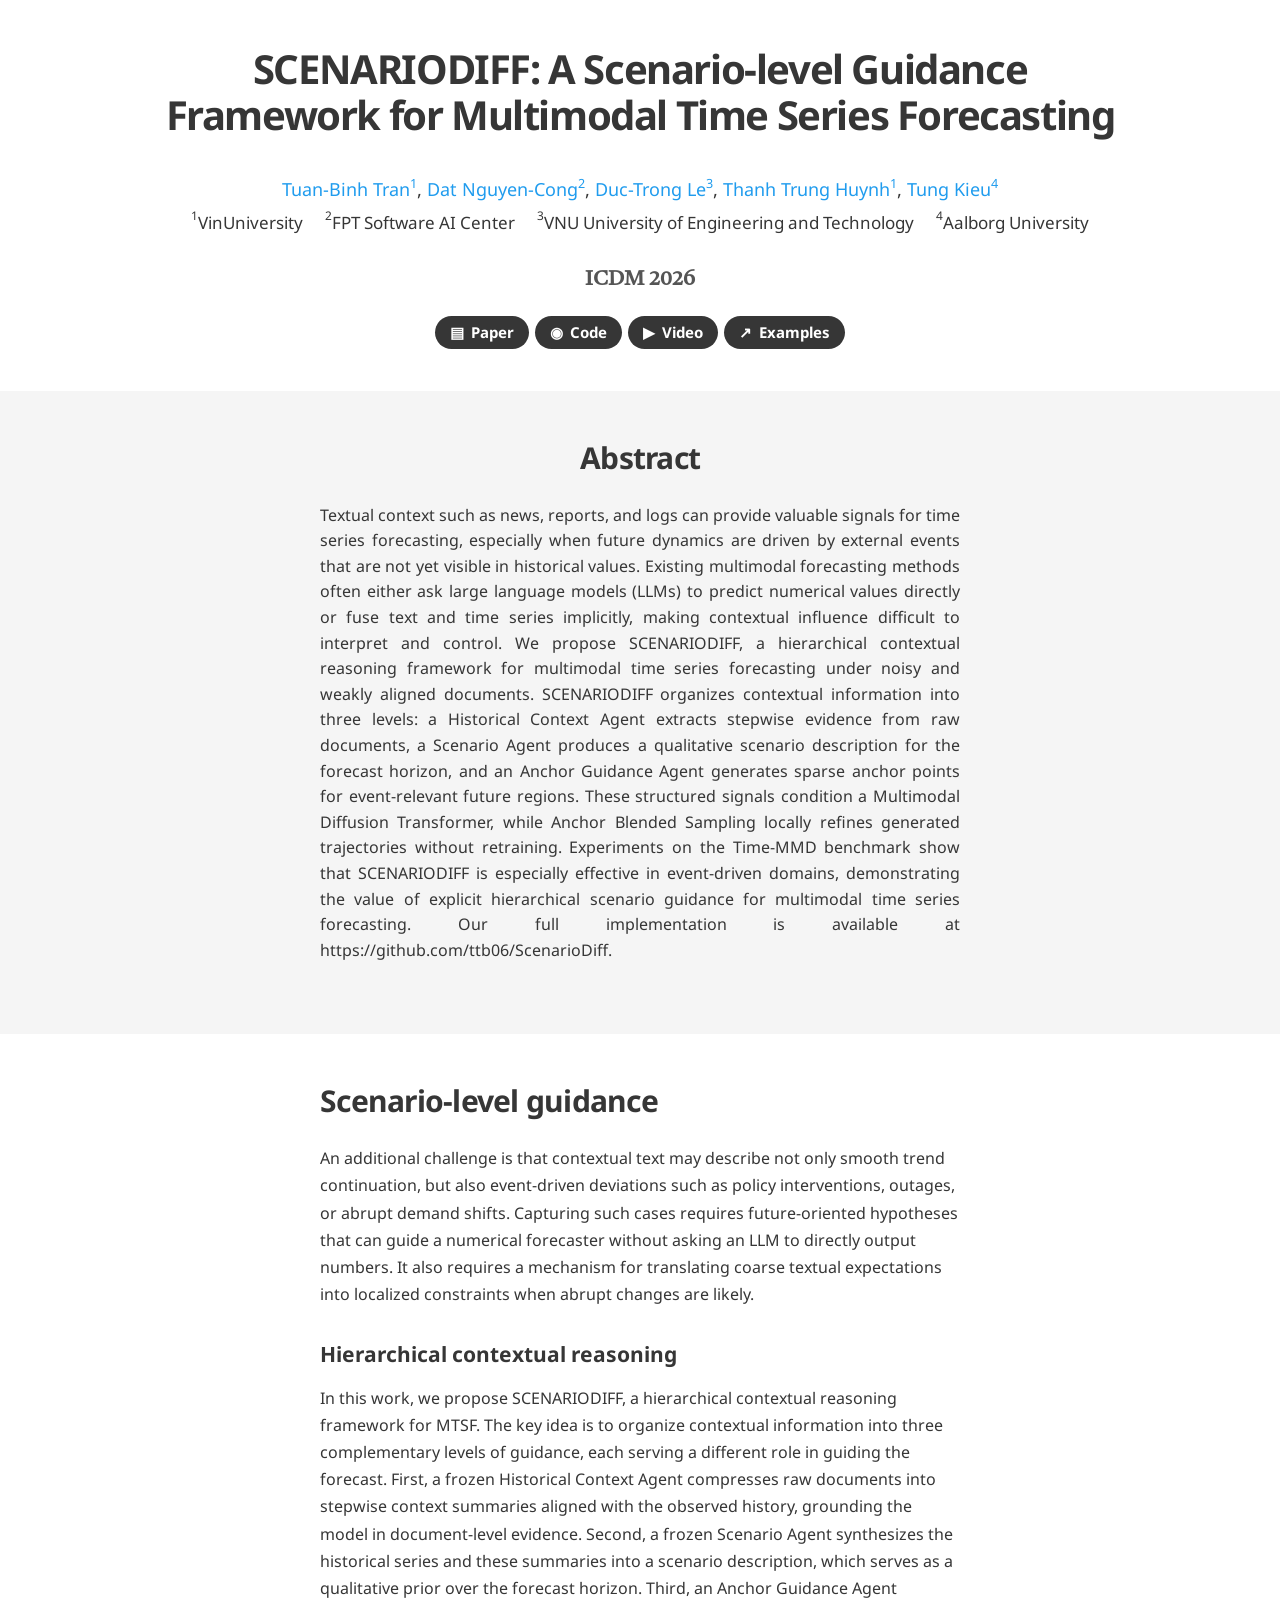
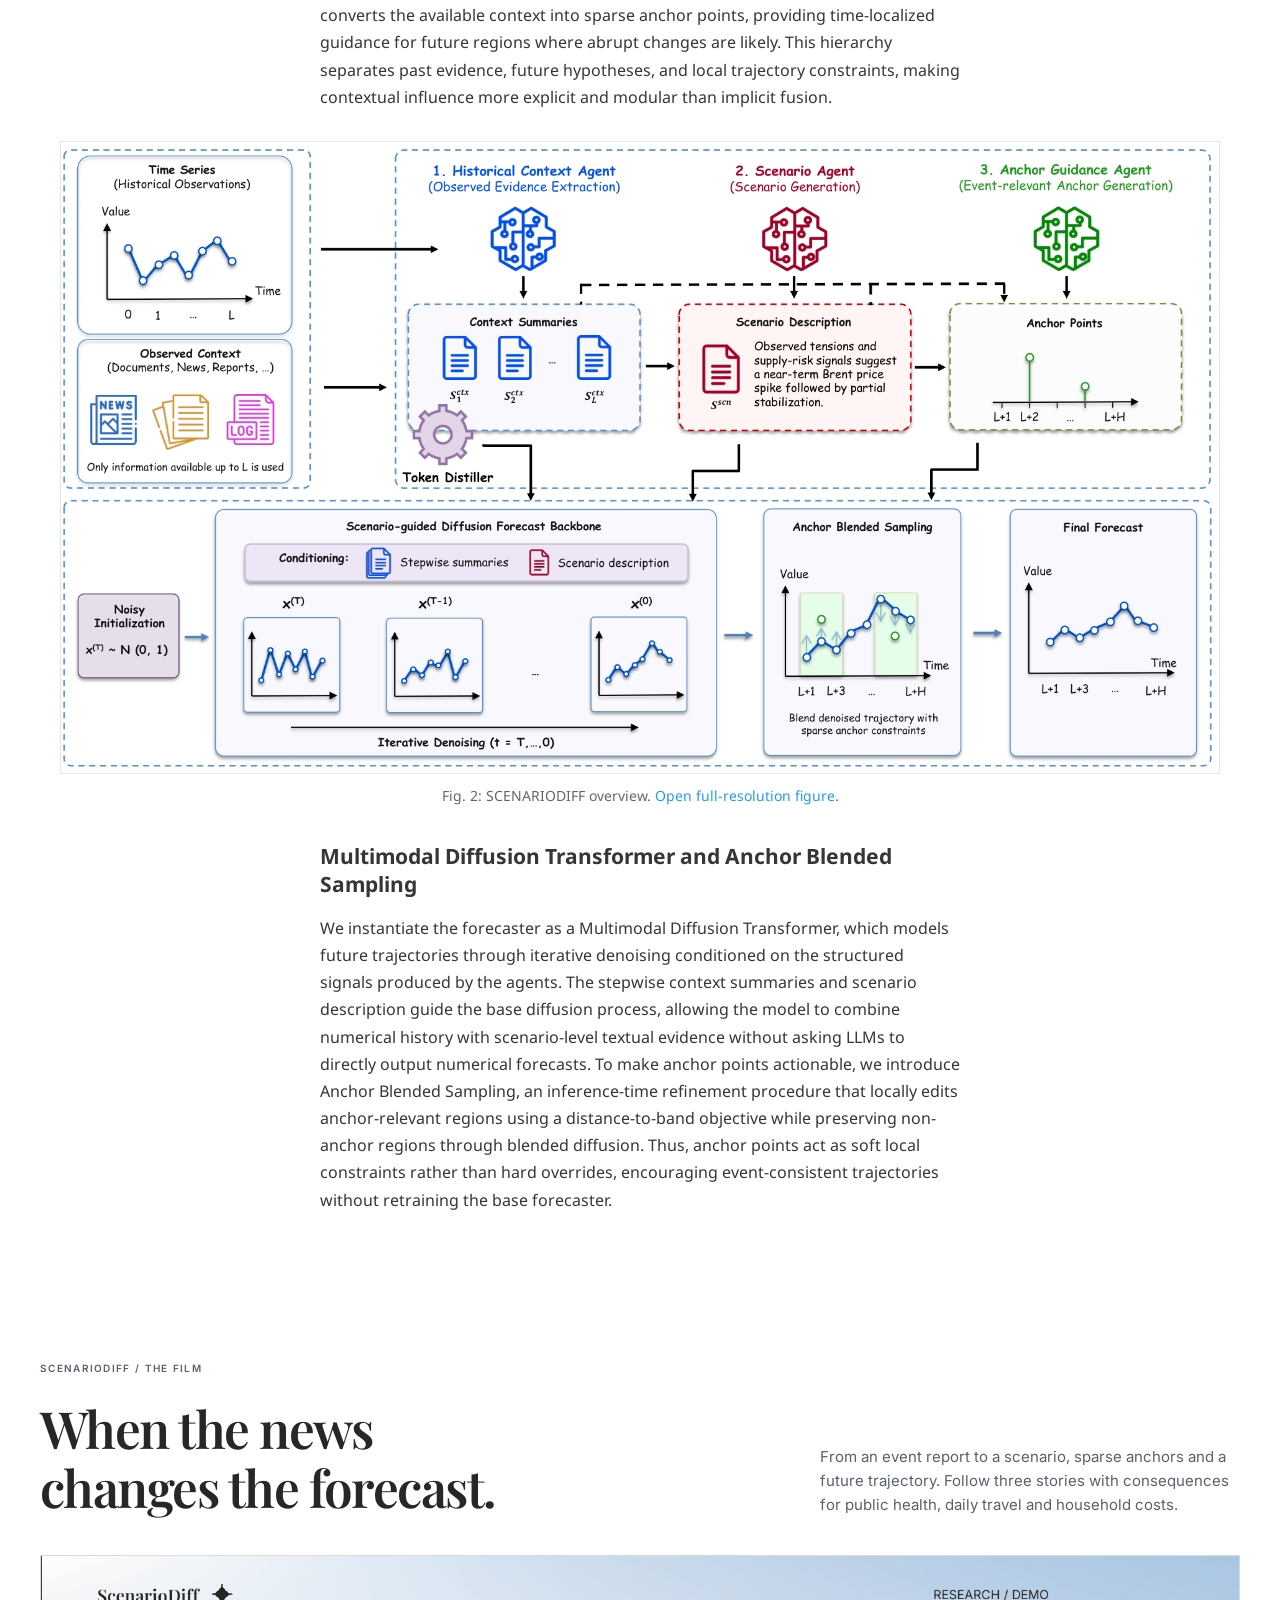
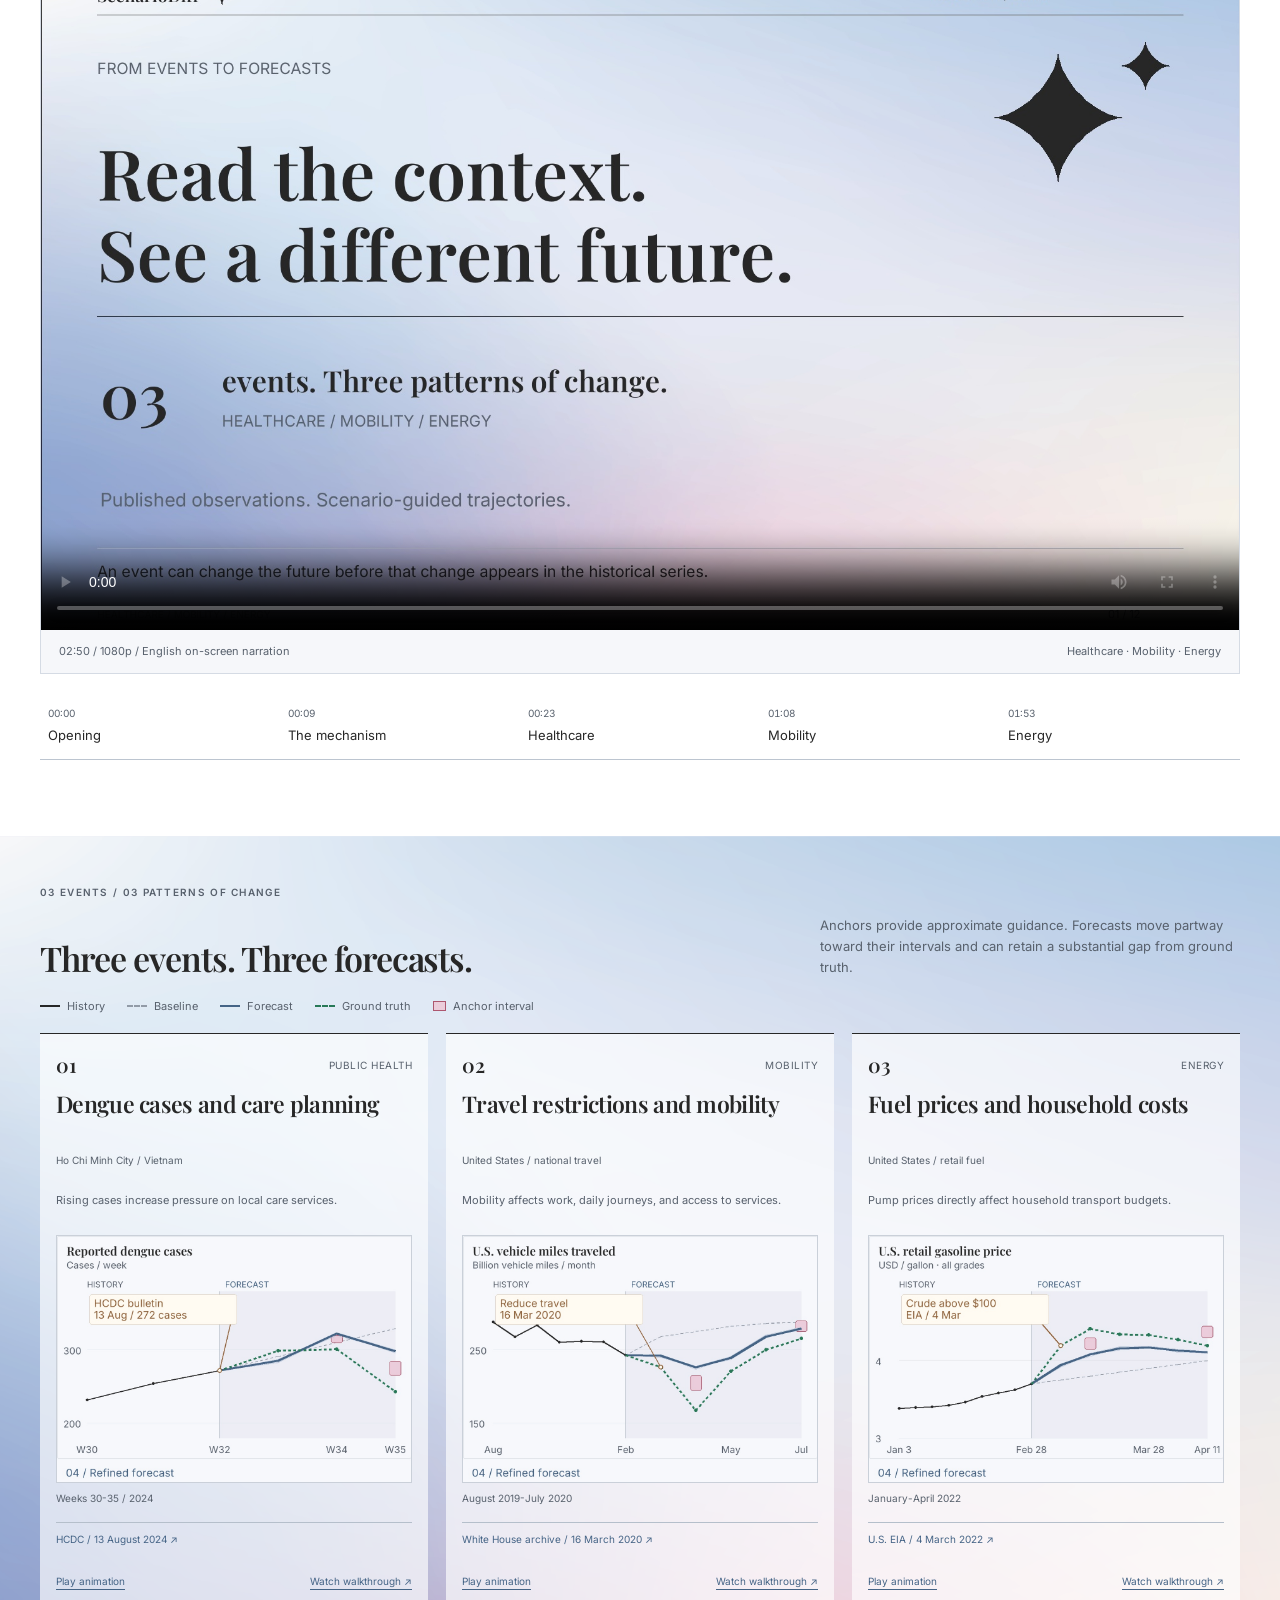
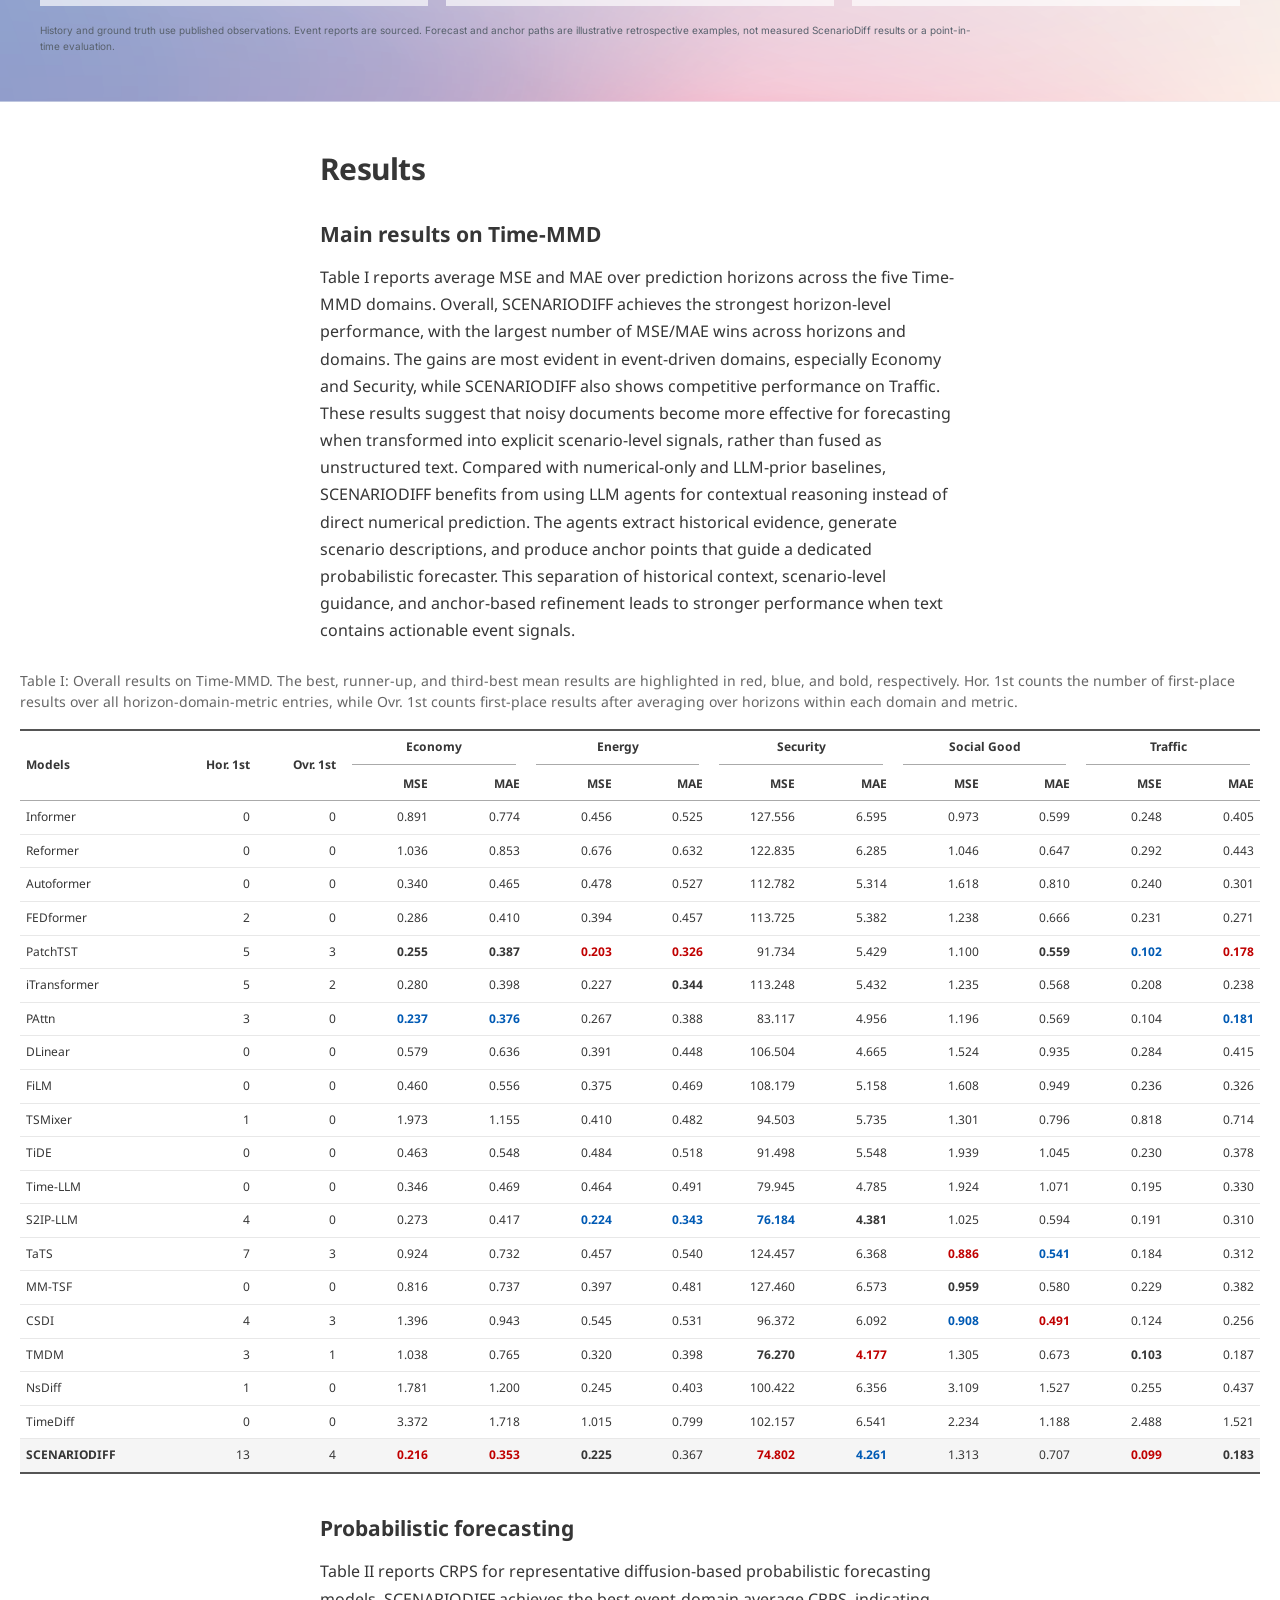
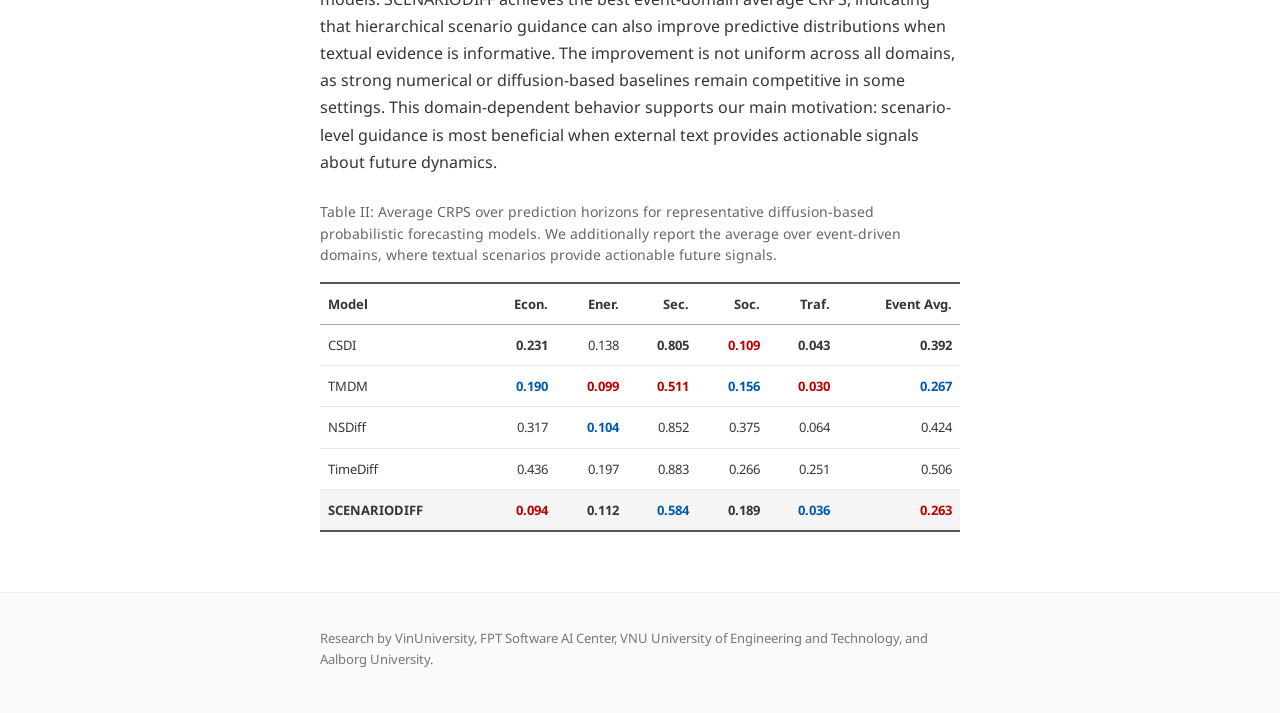
<file: index.html>
<!doctype html>
<html lang="en">
<head>
  <meta charset="utf-8">
  <meta name="viewport" content="width=device-width, initial-scale=1">
  <meta name="theme-color" content="#456486">
  <link rel="icon" type="image/svg+xml" href="favicon.svg">
  <meta name="description" content="ScenarioDiff: a scenario-level guidance framework for multimodal time series forecasting. ICDM 2026 research project page, video, and illustrative demo.">
  <meta property="og:title" content="ScenarioDiff: A Scenario-level Guidance Framework for Multimodal Time Series Forecasting">
  <meta property="og:description" content="A research project page with a video and illustrative examples of scenario-guided forecasting.">
  <meta property="og:image" content="assets/poster.jpg">
  <title>ScenarioDiff: Scenario-level Guidance for Time Series Forecasting</title>
  <link href="https://fonts.googleapis.com/css?family=Google+Sans|Noto+Sans|Castoro" rel="stylesheet">
  <link rel="stylesheet" href="styles.css">
  <link rel="stylesheet" href="demo.css">
  <script src="assets/demo-data.js" defer></script>
  <script src="demo.js" defer></script>
</head>
<body>
  <a class="skip-link" href="#abstract">Skip to content</a>

  <header class="publication-header">
    <div class="wide-container">
      <h1>SCENARIODIFF: A Scenario-level Guidance Framework for Multimodal Time Series Forecasting</h1>
      <p class="publication-authors">
        <span>Tuan-Binh Tran<sup>1</sup></span>,
        <span>Dat Nguyen-Cong<sup>2</sup></span>,
        <span>Duc-Trong Le<sup>3</sup></span>,
        <span>Thanh Trung Huynh<sup>1</sup></span>,
        <span>Tung Kieu<sup>4</sup></span>
      </p>
      <p class="publication-affiliations"><span><sup>1</sup>VinUniversity</span><span><sup>2</sup>FPT Software AI Center</span><span><sup>3</sup>VNU University of Engineering and Technology</span><span><sup>4</sup>Aalborg University</span></p>
      <p class="publication-venue">ICDM 2026</p>
      <div class="publication-links">
        <a href="assets/scenariodiff-paper.pdf" target="_blank" rel="noopener noreferrer"><span aria-hidden="true">▤</span> Paper</a>
        <a href="https://github.com/ttb06/ScenarioDiff" target="_blank" rel="noopener noreferrer"><span aria-hidden="true">◉</span> Code</a>
        <a href="#video"><span aria-hidden="true">▶</span> Video</a>
        <a href="#examples"><span aria-hidden="true">↗</span> Examples</a>
      </div>
    </div>
  </header>

  <main>
    <section id="abstract" class="section-shaded">
      <div class="article-container">
        <h2 class="section-title center">Abstract</h2>
        <p class="abstract-text">Textual context such as news, reports, and logs can provide valuable signals for time series forecasting, especially when future dynamics are driven by external events that are not yet visible in historical values. Existing multimodal forecasting methods often either ask large language models (LLMs) to predict numerical values directly or fuse text and time series implicitly, making contextual influence difficult to interpret and control. We propose SCENARIODIFF, a hierarchical contextual reasoning framework for multimodal time series forecasting under noisy and weakly aligned documents. SCENARIODIFF organizes contextual information into three levels: a Historical Context Agent extracts stepwise evidence from raw documents, a Scenario Agent produces a qualitative scenario description for the forecast horizon, and an Anchor Guidance Agent generates sparse anchor points for event-relevant future regions. These structured signals condition a Multimodal Diffusion Transformer, while Anchor Blended Sampling locally refines generated trajectories without retraining. Experiments on the Time-MMD benchmark show that SCENARIODIFF is especially effective in event-driven domains, demonstrating the value of explicit hierarchical scenario guidance for multimodal time series forecasting. Our full implementation is available at https://github.com/ttb06/ScenarioDiff.</p>
      </div>
    </section>

    <section id="method" class="article-section">
      <div class="article-container research-copy">
        <h2 class="section-title">Scenario-level guidance</h2>
        <p>An additional challenge is that contextual text may describe not only smooth trend continuation, but also event-driven deviations such as policy interventions, outages, or abrupt demand shifts. Capturing such cases requires future-oriented hypotheses that can guide a numerical forecaster without asking an LLM to directly output numbers. It also requires a mechanism for translating coarse textual expectations into localized constraints when abrupt changes are likely.</p>
        <h3>Hierarchical contextual reasoning</h3>
        <p>In this work, we propose SCENARIODIFF, a hierarchical contextual reasoning framework for MTSF. The key idea is to organize contextual information into three complementary levels of guidance, each serving a different role in guiding the forecast. First, a frozen Historical Context Agent compresses raw documents into stepwise context summaries aligned with the observed history, grounding the model in document-level evidence. Second, a frozen Scenario Agent synthesizes the historical series and these summaries into a scenario description, which serves as a qualitative prior over the forecast horizon. Third, an Anchor Guidance Agent converts the available context into sparse anchor points, providing time-localized guidance for future regions where abrupt changes are likely. This hierarchy separates past evidence, future hypotheses, and local trajectory constraints, making contextual influence more explicit and modular than implicit fusion.</p>
      </div>
      <div class="wide-container">
        <figure class="source-figure">
          <a href="assets/scenariodiff-method.png" target="_blank" rel="noopener noreferrer" aria-label="Open Figure 2 from the paper at full resolution"><img src="assets/scenariodiff-method.png" alt="Original paper Figure 2 showing time series and observed documents, three guidance agents, the scenario-guided diffusion backbone, anchor blended sampling, and the final forecast." loading="lazy" width="1864" height="1016"></a>
          <figcaption>Fig. 2: SCENARIODIFF overview. <a href="assets/scenariodiff-method.png" target="_blank" rel="noopener noreferrer">Open full-resolution figure</a>.</figcaption>
        </figure>
      </div>
      <div class="article-container research-copy">
        <h3>Multimodal Diffusion Transformer and Anchor Blended Sampling</h3>
        <p>We instantiate the forecaster as a Multimodal Diffusion Transformer, which models future trajectories through iterative denoising conditioned on the structured signals produced by the agents. The stepwise context summaries and scenario description guide the base diffusion process, allowing the model to combine numerical history with scenario-level textual evidence without asking LLMs to directly output numerical forecasts. To make anchor points actionable, we introduce Anchor Blended Sampling, an inference-time refinement procedure that locally edits anchor-relevant regions using a distance-to-band objective while preserving non-anchor regions through blended diffusion. Thus, anchor points act as soft local constraints rather than hard overrides, encouraging event-consistent trajectories without retraining the base forecaster.</p>
      </div>
    </section>

    <section id="video" class="editorial-demo demo-film" lang="en">
      <div class="demo-container">
        <p class="demo-eyebrow">SCENARIODIFF / THE FILM</p>
        <div class="demo-section-heading"><h2>When the news<br>changes the forecast.</h2><p>From an event report to a scenario, sparse anchors and a future trajectory. Follow three stories with consequences for public health, daily travel and household costs.</p></div>
        <figure class="presentation-film">
          <video id="presentation-video" controls controlslist="nodownload" playsinline preload="metadata" poster="assets/poster.jpg" aria-label="ScenarioDiff presentation in English"><source src="assets/scenariodiff-demo.mp4" type="video/mp4"><track kind="captions" src="assets/demo-en.vtt" srclang="en" label="English">Your browser does not support embedded video.</video>
          <figcaption><span>02:50 / 1080p / English on-screen narration</span><span>Healthcare &middot; Mobility &middot; Energy</span></figcaption>
        </figure>
        <nav class="film-chapters" aria-label="Video chapters"><button type="button" data-seek="0"><span>00:00</span> Opening</button><button type="button" data-seek="9"><span>00:09</span> The mechanism</button><button type="button" data-seek="23"><span>00:23</span> Healthcare</button><button type="button" data-seek="68"><span>01:08</span> Mobility</button><button type="button" data-seek="113"><span>01:53</span> Energy</button></nav>

      </div>
    </section>

    <section id="examples" class="editorial-demo demo-examples" lang="en">
      <div class="demo-container">
        <p class="demo-eyebrow">03 EVENTS / 03 PATTERNS OF CHANGE</p>
        <div class="demo-section-heading"><h2>Three events. Three forecasts.</h2><p>Anchors provide approximate guidance. Forecasts move partway toward their intervals and can retain a substantial gap from ground truth.</p></div>
        <div class="examples-legend" aria-label="Chart legend"><span><i class="key-history"></i>History</span><span><i class="key-baseline"></i>Baseline</span><span><i class="key-forecast"></i>Forecast</span><span><i class="key-truth"></i>Ground truth</span><span><i class="key-anchor"></i>Anchor interval</span></div>
        <div class="event-examples" id="event-examples"></div>
        <p class="provenance-note">History and ground truth use published observations. Event reports are sourced. Forecast and anchor paths are illustrative retrospective examples, not measured ScenarioDiff results or a point-in-time evaluation.</p>
      </div>
    </section>

    <dialog id="clip-dialog" class="editorial-demo clip-dialog" lang="en"><div class="clip-dialog-header"><h2 id="clip-title">Event walkthrough</h2><button type="button" id="close-clip" aria-label="Close video">Close &times;</button></div><video id="clip-video" controls controlslist="nodownload" playsinline preload="metadata"></video></dialog>

    <section id="results" class="article-section">
      <div class="article-container research-copy">
        <h2 class="section-title">Results</h2>
        <h3>Main results on Time-MMD</h3>
        <p>Table I reports average MSE and MAE over prediction horizons across the five Time-MMD domains. Overall, SCENARIODIFF achieves the strongest horizon-level performance, with the largest number of MSE/MAE wins across horizons and domains. The gains are most evident in event-driven domains, especially Economy and Security, while SCENARIODIFF also shows competitive performance on Traffic. These results suggest that noisy documents become more effective for forecasting when transformed into explicit scenario-level signals, rather than fused as unstructured text. Compared with numerical-only and LLM-prior baselines, SCENARIODIFF benefits from using LLM agents for contextual reasoning instead of direct numerical prediction. The agents extract historical evidence, generate scenario descriptions, and produce anchor points that guide a dedicated probabilistic forecaster. This separation of historical context, scenario-level guidance, and anchor-based refinement leads to stronger performance when text contains actionable event signals.</p>
      </div>
      <div class="wide-container results-table-container">
        <div class="table-scroll" role="region" aria-label="Table I: overall forecasting results" tabindex="0">
          <table class="paper-results-table paper-overall-table">
            <colgroup><col style="width:12%"><col span="2" style="width:7%"><col span="10" style="width:7.4%"></colgroup>
            <caption>Table I: Overall results on Time-MMD. The best, runner-up, and third-best mean results are highlighted in red, blue, and bold, respectively. Hor. 1st counts the number of first-place results over all horizon-domain-metric entries, while Ovr. 1st counts first-place results after averaging over horizons within each domain and metric.</caption>
            <thead>
              <tr><th scope="col" rowspan="2">Models</th><th scope="col" rowspan="2">Hor. 1st</th><th scope="col" rowspan="2">Ovr. 1st</th><th scope="colgroup" colspan="2">Economy</th><th scope="colgroup" colspan="2">Energy</th><th scope="colgroup" colspan="2">Security</th><th scope="colgroup" colspan="2">Social Good</th><th scope="colgroup" colspan="2">Traffic</th></tr>
              <tr><th scope="col">MSE</th><th scope="col">MAE</th><th scope="col">MSE</th><th scope="col">MAE</th><th scope="col">MSE</th><th scope="col">MAE</th><th scope="col">MSE</th><th scope="col">MAE</th><th scope="col">MSE</th><th scope="col">MAE</th></tr>
            </thead>
            <tbody>
              <tr><th scope="row">Informer</th><td>0</td><td>0</td><td>0.891</td><td>0.774</td><td>0.456</td><td>0.525</td><td>127.556</td><td>6.595</td><td>0.973</td><td>0.599</td><td>0.248</td><td>0.405</td></tr>
              <tr><th scope="row">Reformer</th><td>0</td><td>0</td><td>1.036</td><td>0.853</td><td>0.676</td><td>0.632</td><td>122.835</td><td>6.285</td><td>1.046</td><td>0.647</td><td>0.292</td><td>0.443</td></tr>
              <tr><th scope="row">Autoformer</th><td>0</td><td>0</td><td>0.340</td><td>0.465</td><td>0.478</td><td>0.527</td><td>112.782</td><td>5.314</td><td>1.618</td><td>0.810</td><td>0.240</td><td>0.301</td></tr>
              <tr><th scope="row">FEDformer</th><td>2</td><td>0</td><td>0.286</td><td>0.410</td><td>0.394</td><td>0.457</td><td>113.725</td><td>5.382</td><td>1.238</td><td>0.666</td><td>0.231</td><td>0.271</td></tr>
              <tr><th scope="row">PatchTST</th><td>5</td><td>3</td><td class="rank-third">0.255</td><td class="rank-third">0.387</td><td class="rank-first">0.203</td><td class="rank-first">0.326</td><td>91.734</td><td>5.429</td><td>1.100</td><td class="rank-third">0.559</td><td class="rank-second">0.102</td><td class="rank-first">0.178</td></tr>
              <tr><th scope="row">iTransformer</th><td>5</td><td>2</td><td>0.280</td><td>0.398</td><td>0.227</td><td class="rank-third">0.344</td><td>113.248</td><td>5.432</td><td>1.235</td><td>0.568</td><td>0.208</td><td>0.238</td></tr>
              <tr><th scope="row">PAttn</th><td>3</td><td>0</td><td class="rank-second">0.237</td><td class="rank-second">0.376</td><td>0.267</td><td>0.388</td><td>83.117</td><td>4.956</td><td>1.196</td><td>0.569</td><td>0.104</td><td class="rank-second">0.181</td></tr>
              <tr><th scope="row">DLinear</th><td>0</td><td>0</td><td>0.579</td><td>0.636</td><td>0.391</td><td>0.448</td><td>106.504</td><td>4.665</td><td>1.524</td><td>0.935</td><td>0.284</td><td>0.415</td></tr>
              <tr><th scope="row">FiLM</th><td>0</td><td>0</td><td>0.460</td><td>0.556</td><td>0.375</td><td>0.469</td><td>108.179</td><td>5.158</td><td>1.608</td><td>0.949</td><td>0.236</td><td>0.326</td></tr>
              <tr><th scope="row">TSMixer</th><td>1</td><td>0</td><td>1.973</td><td>1.155</td><td>0.410</td><td>0.482</td><td>94.503</td><td>5.735</td><td>1.301</td><td>0.796</td><td>0.818</td><td>0.714</td></tr>
              <tr><th scope="row">TiDE</th><td>0</td><td>0</td><td>0.463</td><td>0.548</td><td>0.484</td><td>0.518</td><td>91.498</td><td>5.548</td><td>1.939</td><td>1.045</td><td>0.230</td><td>0.378</td></tr>
              <tr class="model-group-start"><th scope="row">Time-LLM</th><td>0</td><td>0</td><td>0.346</td><td>0.469</td><td>0.464</td><td>0.491</td><td>79.945</td><td>4.785</td><td>1.924</td><td>1.071</td><td>0.195</td><td>0.330</td></tr>
              <tr><th scope="row">S2IP-LLM</th><td>4</td><td>0</td><td>0.273</td><td>0.417</td><td class="rank-second">0.224</td><td class="rank-second">0.343</td><td class="rank-second">76.184</td><td class="rank-third">4.381</td><td>1.025</td><td>0.594</td><td>0.191</td><td>0.310</td></tr>
              <tr class="model-group-start"><th scope="row">TaTS</th><td>7</td><td>3</td><td>0.924</td><td>0.732</td><td>0.457</td><td>0.540</td><td>124.457</td><td>6.368</td><td class="rank-first">0.886</td><td class="rank-second">0.541</td><td>0.184</td><td>0.312</td></tr>
              <tr><th scope="row">MM-TSF</th><td>0</td><td>0</td><td>0.816</td><td>0.737</td><td>0.397</td><td>0.481</td><td>127.460</td><td>6.573</td><td class="rank-third">0.959</td><td>0.580</td><td>0.229</td><td>0.382</td></tr>
              <tr class="model-group-start"><th scope="row">CSDI</th><td>4</td><td>3</td><td>1.396</td><td>0.943</td><td>0.545</td><td>0.531</td><td>96.372</td><td>6.092</td><td class="rank-second">0.908</td><td class="rank-first">0.491</td><td>0.124</td><td>0.256</td></tr>
              <tr><th scope="row">TMDM</th><td>3</td><td>1</td><td>1.038</td><td>0.765</td><td>0.320</td><td>0.398</td><td class="rank-third">76.270</td><td class="rank-first">4.177</td><td>1.305</td><td>0.673</td><td class="rank-third">0.103</td><td>0.187</td></tr>
              <tr><th scope="row">NsDiff</th><td>1</td><td>0</td><td>1.781</td><td>1.200</td><td>0.245</td><td>0.403</td><td>100.422</td><td>6.356</td><td>3.109</td><td>1.527</td><td>0.255</td><td>0.437</td></tr>
              <tr><th scope="row">TimeDiff</th><td>0</td><td>0</td><td>3.372</td><td>1.718</td><td>1.015</td><td>0.799</td><td>102.157</td><td>6.541</td><td>2.234</td><td>1.188</td><td>2.488</td><td>1.521</td></tr>
              <tr class="our-method"><th scope="row">SCENARIODIFF</th><td>13</td><td>4</td><td class="rank-first">0.216</td><td class="rank-first">0.353</td><td class="rank-third">0.225</td><td>0.367</td><td class="rank-first">74.802</td><td class="rank-second">4.261</td><td>1.313</td><td>0.707</td><td class="rank-first">0.099</td><td class="rank-third">0.183</td></tr>
            </tbody>
          </table>
        </div>
      </div>
      <div class="article-container research-copy">
        <h3>Probabilistic forecasting</h3>
        <p>Table II reports CRPS for representative diffusion-based probabilistic forecasting models. SCENARIODIFF achieves the best event-domain average CRPS, indicating that hierarchical scenario guidance can also improve predictive distributions when textual evidence is informative. The improvement is not uniform across all domains, as strong numerical or diffusion-based baselines remain competitive in some settings. This domain-dependent behavior supports our main motivation: scenario-level guidance is most beneficial when external text provides actionable signals about future dynamics.</p>
        <div class="table-scroll" role="region" aria-label="Table II: probabilistic forecasting results" tabindex="0">
          <table class="paper-results-table">
            <caption>Table II: Average CRPS over prediction horizons for representative diffusion-based probabilistic forecasting models. We additionally report the average over event-driven domains, where textual scenarios provide actionable future signals.</caption>
            <thead><tr><th scope="col">Model</th><th scope="col">Econ.</th><th scope="col">Ener.</th><th scope="col">Sec.</th><th scope="col">Soc.</th><th scope="col">Traf.</th><th scope="col">Event Avg.</th></tr></thead>
            <tbody>
              <tr><th scope="row">CSDI</th><td class="rank-third">0.231</td><td>0.138</td><td class="rank-third">0.805</td><td class="rank-first">0.109</td><td class="rank-third">0.043</td><td class="rank-third">0.392</td></tr>
              <tr><th scope="row">TMDM</th><td class="rank-second">0.190</td><td class="rank-first">0.099</td><td class="rank-first">0.511</td><td class="rank-second">0.156</td><td class="rank-first">0.030</td><td class="rank-second">0.267</td></tr>
              <tr><th scope="row">NSDiff</th><td>0.317</td><td class="rank-second">0.104</td><td>0.852</td><td>0.375</td><td>0.064</td><td>0.424</td></tr>
              <tr><th scope="row">TimeDiff</th><td>0.436</td><td>0.197</td><td>0.883</td><td>0.266</td><td>0.251</td><td>0.506</td></tr>
              <tr class="our-method"><th scope="row">SCENARIODIFF</th><td class="rank-first">0.094</td><td class="rank-third">0.112</td><td class="rank-second">0.584</td><td class="rank-third">0.189</td><td class="rank-second">0.036</td><td class="rank-first">0.263</td></tr>
            </tbody>
          </table>
        </div>
      </div>
    </section>
  </main>

  <footer class="site-footer"><div class="article-container"><p>Research by VinUniversity, FPT Software AI Center, VNU University of Engineering and Technology, and Aalborg University.</p></div></footer>
</body>
</html>
</file>
<file: styles.css>
:root{--text:#363636;--muted:#555;--link:#209cee;--shade:#f5f5f5;--line:#dbdbdb;--green:#168f35;--red:#ff3860}
*{box-sizing:border-box}
html{scroll-behavior:smooth}
body{margin:0;background:#fff;color:var(--text);font:16px/1.55 'Noto Sans',Arial,sans-serif}
button,a{font:inherit}button{cursor:pointer}a{color:var(--link);text-decoration:none}a:hover{text-decoration:underline}
a:focus-visible,button:focus-visible,video:focus-visible{outline:3px solid var(--link);outline-offset:3px}
p{margin:0 0 1.15em}h1,h2,h3{margin-top:0}
.skip-link{position:absolute;left:12px;top:-80px;background:#fff;padding:8px;z-index:10}.skip-link:focus{top:10px}
.wide-container{width:min(100% - 40px,960px);margin-inline:auto}
.article-container{width:min(100% - 40px,640px);margin-inline:auto}
.publication-header{padding:46px 0 10px;text-align:center;font-family:'Google Sans','Noto Sans',Arial,sans-serif}
.publication-header h1{font-size:40px;font-weight:700;line-height:1.15;letter-spacing:-.035em;max-width:950px;margin:0 auto 36px}
.publication-authors{font-size:18px;line-height:1.75;margin:0 auto 2px;max-width:950px}
.publication-authors span{display:inline-block;color:var(--link)}
.publication-authors sup,.publication-affiliations sup{font-size:.7em;position:relative;top:-.1em}
.publication-affiliations{font-size:17px;line-height:1.65;display:flex;justify-content:center;flex-wrap:wrap;column-gap:22px;row-gap:0;max-width:920px;margin:0 auto}
.publication-affiliations span{white-space:nowrap}
.publication-venue{font:700 21px/1.4 'Castoro',Georgia,serif;color:#555;margin:29px 0 21px}
.publication-links{display:flex;align-items:center;justify-content:center;flex-wrap:wrap;gap:6px}
.publication-links a{display:inline-flex;align-items:center;gap:7px;border-radius:999px;background:#363636;color:#fff;padding:7px 15px;font-family:'Google Sans','Noto Sans',sans-serif;font-weight:700;font-size:15px;line-height:1.3}
.publication-links a:hover{background:#4a4a4a;text-decoration:none}
.publication-links a span{font-size:15px}
.teaser{padding-top:30px;padding-bottom:55px;font-family:'Google Sans','Noto Sans',sans-serif}
.teaser-row{margin:0 auto 18px}
.teaser-row h2{font-size:19px;font-weight:700;line-height:1.5;text-align:center;margin:18px 0 7px}
.teaser-row h2 span{font-weight:400;margin-left:12px;white-space:nowrap}
.ok{color:var(--green)}.no{color:#f32d3d}
.teaser-visual{height:94px;display:flex;align-items:center;justify-content:center;overflow:hidden}
.teaser-visual svg{display:block;width:100%;height:90px}
.teaser-axis{stroke:#ddd;stroke-width:1}.teaser-history{fill:none;stroke:#666;stroke-width:3}.teaser-origin{stroke:#aaa;stroke-dasharray:5 5}.teaser-baseline{fill:none;stroke:#888;stroke-width:2.5;stroke-dasharray:8 7}.teaser-guided{fill:none;stroke:#209cee;stroke-width:4;stroke-dasharray:500;stroke-dashoffset:500;animation:draw 4s 1s ease forwards}.teaser-anchor{fill:#ffe0e6;stroke:var(--red);stroke-width:1.5}
.context-strip{gap:20px;color:#595959;font-family:'Noto Sans',Arial,sans-serif}.context-strip b{font-size:25px;color:#888;font-weight:400}.context-piece{background:#fff5dc;padding:10px 15px;font-size:14px;text-align:center;border-radius:2px}
.teaser-caption{text-align:center;color:#777;font:13px/1.5 'Noto Sans',sans-serif;margin-top:20px}
.section-shaded{background:var(--shade)}
.section-title{font:700 30px/1.25 'Google Sans','Noto Sans',sans-serif;letter-spacing:-.025em;margin:0 0 26px}.section-title.center{text-align:center}
.article-section,.section-shaded{padding-top:48px;padding-bottom:52px}
.article-section.section-shaded{padding-top:48px;padding-bottom:52px}
.article-container p{line-height:1.6}
.abstract-text{text-align:justify;line-height:1.6}
.paper-figure{margin:26px 0}.paper-figure figcaption,.video-figure figcaption,.example-grid figcaption{font-size:14px;color:#666;line-height:1.5;text-align:center;margin-top:11px}
.figure-comparison{display:grid;grid-template-columns:1fr 1fr;gap:16px}.figure-comparison>div{border:1px solid #ddd;padding:12px 10px 2px}.figure-comparison span{display:block;text-align:center;font:700 15px 'Google Sans',sans-serif}.figure-comparison svg{width:100%;height:auto;display:block}
.figure-comparison path{fill:none}.gridline{stroke:#e5e5e5;stroke-width:1}.origin{stroke:#999;stroke-width:1;stroke-dasharray:4 4}.past{stroke:#555;stroke-width:3}.flat{stroke:#888;stroke-width:2;stroke-dasharray:6 5}.truth{stroke:#aaa;stroke-width:2;stroke-dasharray:4 4}.guided{stroke:#209cee;stroke-width:3}.band{fill:#ffe4e9;stroke:#ff3860}
.method-flow{border:1px solid #ddd;background:#fff;display:flex;align-items:stretch;padding:17px 13px;gap:7px}.method-flow>div{min-width:0;flex:1;text-align:center}.method-flow>b,.method-flow>span{align-self:center;color:#888;font-size:20px;font-weight:400}.method-flow b{display:block;color:var(--link);font-size:18px;margin-bottom:7px}.method-flow strong{display:block;font:700 13px/1.35 'Google Sans',sans-serif}.method-flow small{display:block;color:#777;font-size:11px;line-height:1.45;margin-top:5px}
.section-intro{text-align:center;max-width:720px;margin:0 auto 28px}
.video-figure{max-width:880px;margin:0 auto}.video-figure video{width:100%;display:block;aspect-ratio:16/9;background:#102630}.video-download{text-align:center;margin:16px 0 0}
.example-grid{display:grid;grid-template-columns:repeat(3,1fr);gap:18px}.example-grid figure{margin:0;min-width:0}.example-grid video{display:block;width:100%;aspect-ratio:16/9;background:#102630}.example-grid figcaption{text-align:left;margin-top:9px}.example-grid figcaption strong{color:#363636}
.demo-notice{max-width:770px;margin:0 auto 20px;text-align:center;color:#666;font-size:13px}
.case-tabs{display:flex;justify-content:center;flex-wrap:wrap;gap:7px;border-bottom:1px solid #dbdbdb;margin-bottom:0}
.case-tab{border:1px solid #dbdbdb;border-bottom:0;border-radius:3px 3px 0 0;background:#f7f7f7;color:#555;padding:9px 19px;font-family:'Google Sans',sans-serif;font-size:15px}.case-tab.active{background:#fff;color:var(--link);border-color:#dbdbdb;font-weight:700}
.case-content{border:1px solid #dbdbdb;border-top:0;padding:25px 31px 29px}
.case-intro{display:flex;justify-content:space-between;gap:20px;align-items:start}.case-kicker{color:#888;font-size:11px;font-weight:700;letter-spacing:.09em}.case-intro h3{font:700 24px/1.3 'Google Sans',sans-serif;margin:5px 0 5px}.case-intro p{font-size:14px;margin:0;color:#555}.case-icon{font-size:28px;color:var(--link)}
.demo-stage{border:1px solid #e1e1e1;margin:22px 0 0;padding:15px 20px 12px}.chart-header{display:flex;justify-content:space-between;gap:20px;color:#888;font-size:10px;font-weight:700;letter-spacing:.08em}.chart-header span:first-child{color:#555}.chart-divider{display:inline-block;height:9px;border-left:1px dashed #888;margin:0 7px}
#demo-chart{display:block;width:100%;height:auto;margin:8px 0 0}.chart-legend{display:flex;gap:15px;flex-wrap:wrap;color:#666;font-size:11px;padding:0 0 3px}.chart-legend span{display:inline-flex;align-items:center;gap:6px}.chart-legend i{width:15px;border-top:2px solid}.legend-history{border-color:#3c5960!important}.legend-baseline{border-color:#9eaeb4!important;border-style:dashed!important}.legend-guided{border-color:#315fff!important}.legend-anchor{width:11px!important;height:9px;background:#fb775e33;border:1px solid #fb775e!important}
.step-controls{display:flex;flex-wrap:wrap;gap:7px;margin-top:19px}.step-button{border:1px solid #dbdbdb;background:#fff;border-radius:3px;color:#555;padding:7px 12px;font-size:13px}.step-button i{font-style:normal;color:#888;margin-right:4px}.step-button.active{border-color:var(--link);color:var(--link);font-weight:700}.step-button.active i{color:var(--link)}
.step-narrative{margin-top:17px;border-left:3px solid var(--link);padding:3px 0 3px 15px;display:flex;align-items:center;gap:15px}.step-tag{font-size:10px;font-weight:700;letter-spacing:.08em;color:#777;min-width:155px}.step-narrative p{font-size:13px;color:#555;margin:0;flex:1}.next-button{border:1px solid #dbdbdb;border-radius:3px;background:#fff;color:var(--link);padding:7px 11px;font-size:12px;white-space:nowrap}.next-button:hover{border-color:var(--link)}
.results-table{width:100%;border-collapse:collapse;margin:23px 0 10px}.results-table caption{caption-side:top;text-align:left;font-weight:700;margin-bottom:8px}.results-table th,.results-table td{border:1px solid #dbdbdb;padding:9px 13px;text-align:left}.results-table th{background:#eee}.results-table td:last-child,.results-table th:last-child{text-align:right}.table-note{color:#777;font-size:13px}
.bibtex{overflow:auto;background:#f5f5f5;padding:20px;border:1px solid #e3e3e3;font:13px/1.5 Consolas,monospace;white-space:pre}
.site-footer{background:#fafafa;border-top:1px solid #eee;padding:35px 0;color:#777;font-size:13px}.site-footer p{margin:0 0 9px}
@keyframes draw{to{stroke-dashoffset:0}}
@media(max-width:700px){.publication-header{padding-top:30px}.publication-header h1{font-size:31px;margin-bottom:23px}.publication-authors{font-size:16px}.publication-affiliations{font-size:14px;column-gap:12px}.publication-venue{font-size:19px;margin:22px 0 15px}.teaser{padding-top:24px;padding-bottom:35px}.teaser-row h2{font-size:16px}.teaser-row h2 span{display:inline-block;margin-left:5px}.teaser-visual{height:72px}.teaser-visual svg{height:70px}.context-strip{gap:6px}.context-strip b{font-size:16px}.context-piece{padding:7px;font-size:10px}.article-section,.section-shaded,.article-section.section-shaded{padding-top:40px;padding-bottom:43px}.section-title{font-size:27px}.figure-comparison{gap:7px}.figure-comparison>div{padding:7px}.figure-comparison span{font-size:12px}.method-flow{display:grid;grid-template-columns:1fr;gap:5px}.method-flow>span{text-align:center;transform:rotate(90deg)}.method-flow>div{padding:5px}.example-grid{grid-template-columns:1fr;gap:23px}.case-content{padding:18px 15px}.case-intro h3{font-size:21px}.demo-stage{padding:11px 8px}.chart-header{font-size:8px}.step-controls{gap:4px}.step-button{padding:6px 8px;font-size:11px}.step-narrative{display:block}.step-tag{margin-bottom:7px}.next-button{margin-top:10px}}
@media(prefers-reduced-motion:reduce){html{scroll-behavior:auto}.teaser-guided{animation:none;stroke-dashoffset:0}}
@media(max-width:700px){.case-tabs{display:grid;grid-template-columns:repeat(3,1fr);gap:0}.case-tab{font-size:12px;line-height:1.25;padding:9px 4px;white-space:normal}.case-tab + .case-tab{border-left:0}}
.source-figure{max-width:960px;margin:0 auto}.source-figure img{display:block;width:100%;height:auto;background:#fff;border:1px solid #e5e5e5}.source-figure figcaption{font-size:14px;color:#666;line-height:1.5;text-align:center;margin-top:11px}.source-figure a:hover img{border-color:#209cee}
#method .wide-container{width:min(100% - 40px,1160px)}#method .source-figure{max-width:1160px}@media(max-width:700px){.source-figure>a{display:block;overflow-x:auto;border:1px solid #e5e5e5}.source-figure img{width:900px;max-width:none;border:0}.source-figure figcaption:after{content:"Swipe the figure to inspect each component.";display:block;color:#777;font-size:12px;margin-top:3px}}
.publication-header{padding-bottom:42px}
.research-copy h3{font:700 21px/1.35 'Google Sans','Noto Sans',sans-serif;margin:32px 0 16px}
.research-copy p{line-height:1.7}
#method .source-figure,.results-figure{margin-top:30px;margin-bottom:36px}
.results-figure figcaption{text-align:left}
.table-scroll{overflow-x:auto;margin-top:25px;padding-bottom:8px}
.table-scroll:focus-visible{outline:2px solid var(--link);outline-offset:4px}
.paper-results-table{border-collapse:collapse;width:100%;font-size:13px;font-variant-numeric:tabular-nums}
.paper-results-table caption{text-align:left;color:#666;line-height:1.55;margin-bottom:16px;font-size:14px}
.paper-results-table th,.paper-results-table td{padding:10px 8px;text-align:right;white-space:nowrap}
.paper-results-table thead tr:first-child th:first-child,.paper-results-table tbody th[scope="row"]{text-align:left}
.paper-results-table thead{border-top:2px solid #555;border-bottom:1px solid #aaa}
.paper-results-table tbody tr{border-bottom:1px solid #e8e8e8}
.paper-results-table tbody th{font-weight:400}
.paper-results-table .our-method{border-top:1px solid #aaa;border-bottom:2px solid #555;background:#f5f5f5}
.paper-results-table .our-method th{font-weight:700}
.results-table-container{width:min(100% - 40px,1260px)}
.paper-overall-table{min-width:1080px;font-size:12px;table-layout:fixed}
.paper-overall-table th,.paper-overall-table td{padding:7px 6px}
.paper-overall-table thead tr:first-child th[colspan]{text-align:center;position:relative;padding-bottom:11px}
.paper-overall-table thead tr:first-child th[colspan]:after{content:"";position:absolute;bottom:3px;left:10px;right:10px;border-bottom:1px solid #aaa}
.paper-overall-table thead th[rowspan]{vertical-align:middle}
.paper-overall-table .model-group-start{border-top:1px solid #aaa}
.paper-results-table .rank-first{color:#c00000;font-weight:700}
.paper-results-table .rank-second{color:#005ab4;font-weight:700}
.paper-results-table .rank-third{font-weight:700}
@media(max-width:700px){.results-figure figcaption:after{content:"Swipe to read all columns, or open the full-resolution table."}.research-copy h3{font-size:20px}.paper-results-table{font-size:12px}}
</file>
<file: demo.css>
@font-face{font-family:DemoSerif;src:url('assets/fonts/PlayfairDisplay.ttf') format('truetype');font-weight:400 900;font-display:swap}
@font-face{font-family:DemoSans;src:url('assets/fonts/Inter.ttf') format('truetype');font-weight:100 900;font-display:swap}
.editorial-demo{--demo-ink:#272727;--demo-muted:#58616d;--demo-blue:#456486;--demo-pink:#ad576f;font-family:DemoSans,Arial,sans-serif;color:var(--demo-ink);font-size:15px;line-height:1.6;padding:76px 0}
.demo-container{width:min(100% - 48px,1200px);margin:auto}
.editorial-demo h2,.editorial-demo h3,.editorial-demo h4{font-family:DemoSerif,Georgia,serif;font-weight:600;letter-spacing:-.03em}
.editorial-demo h2{font-size:clamp(34px,4vw,54px);line-height:1.15;margin:0}
.editorial-demo a{color:var(--demo-blue);text-underline-offset:4px}
.editorial-demo button,.editorial-demo input{font-family:DemoSans,Arial,sans-serif}
.demo-eyebrow{font-size:10px;letter-spacing:.13em;font-weight:600;color:var(--demo-muted);margin-bottom:23px}
.demo-section-heading{display:flex;align-items:flex-end;justify-content:space-between;gap:40px;margin-bottom:38px}
.demo-section-heading>p{max-width:420px;margin:0;color:var(--demo-muted);font-size:15px}
.demo-film{background:#fff}
.presentation-film{margin:0;border:1px solid #d5dbe4;background:#f6f7fa}
.presentation-film video{display:block;width:100%;aspect-ratio:16/9;background:#e3e9f1}
.presentation-film figcaption{display:flex;justify-content:space-between;gap:16px;font-size:11px;color:var(--demo-muted);padding:13px 18px}
.film-chapters{display:grid;grid-template-columns:repeat(5,1fr);margin-top:18px;border-bottom:1px solid #bcc5d0}
.film-chapters button{background:none;border:0;border-top:2px solid transparent;padding:11px 8px 13px;text-align:left;font-size:13px;color:var(--demo-ink)}
.film-chapters button:hover,.film-chapters button.active{border-top-color:var(--demo-ink);background:#f1f3f7}
.film-chapters span{display:block;color:var(--demo-muted);font-size:10px;margin-bottom:4px;font-variant-numeric:tabular-nums}
.demo-resource-links{display:flex;flex-wrap:wrap;gap:26px;margin-top:23px;font-size:12px}
.demo-examples{background:#eaedf4 url('assets/demo-background.png') center/cover}
.event-examples{display:grid;grid-template-columns:repeat(3,minmax(0,1fr));gap:26px}
.event-example{background:#ffffffa8;border-top:1px solid #272727;padding:24px 24px 20px;display:flex;flex-direction:column;min-width:0}
.event-example .event-number{font:600 21px DemoSerif,Georgia,serif;display:flex;justify-content:space-between;margin-bottom:24px}
.event-number span{font:10px DemoSans,Arial,sans-serif;letter-spacing:.05em;color:var(--demo-muted);align-self:center}
.event-example h3{font-size:26px;line-height:1.22;min-height:94px;margin:0 0 15px;white-space:pre-line}
.event-example .event-stat{font:500 49px/1.2 DemoSerif,Georgia,serif;letter-spacing:-.05em}
.event-example .event-unit{font-size:11px;color:var(--demo-muted);margin:8px 0 16px}
.event-example .event-fact{font-size:12px;min-height:78px;margin-bottom:14px}
.event-example .event-source{font-size:10px;display:block;padding-top:12px;border-top:1px solid #b5bfcb}
.event-example .event-spark{width:100%;height:100px;display:block;margin:16px 0 3px}
.event-example .spark-caption{font-size:10px;color:var(--demo-muted);margin-bottom:22px}
.event-actions{display:flex;flex-wrap:wrap;gap:12px;align-items:center;margin-top:auto}
.editorial-demo .demo-button{border:1px solid var(--demo-ink);background:var(--demo-ink);color:#fff;padding:10px 15px;font-size:12px;border-radius:0;white-space:nowrap}
.editorial-demo .demo-button:hover{background:#456486;border-color:#456486}
.editorial-demo .text-button{border:0;background:none;padding:8px 0;color:var(--demo-blue);font-size:12px;white-space:nowrap;text-decoration:underline;text-underline-offset:4px}
.editorial-demo button:disabled{opacity:.38;cursor:default}

.event-location{font-size:10px;color:var(--demo-muted);margin:-12px 0 12px}
.denoising-figure{margin:22px -12px 10px}
.denoising-loop{display:block;width:100%;aspect-ratio:56/39;background:#f7f8fb;border:1px solid #cad0d9}
.denoising-figure figcaption{font-size:10px;color:var(--demo-muted);padding:7px 12px}
.event-downloads{display:flex;align-items:center;gap:18px;font-size:10px;border-top:1px solid #bdc6d2;margin-top:12px;padding-top:10px}
.event-downloads .text-button{font-size:10px;padding:0;margin-left:auto}
.event-actions{gap:8px 20px}
.event-actions .text-button{font-size:11px}
.event-example h3{min-height:65px}
.event-example .event-fact{min-height:100px;margin-bottom:10px}
.provenance-note{font-size:11px;line-height:1.8;color:var(--demo-muted);max-width:940px;margin:25px 0 0}
.clip-dialog{width:min(1100px,94vw);max-width:94vw;max-height:94vh;border:1px solid #b2bbc7;padding:24px;background:#f4f5fa}
.clip-dialog::backdrop{background:#171b26c9}
.clip-dialog-header{display:flex;align-items:center;justify-content:space-between;gap:20px;margin-bottom:18px}
.clip-dialog h2{font-size:28px}
.clip-dialog-header button{border:1px solid #272727;background:none;padding:8px 14px;white-space:nowrap}
.clip-dialog video{display:block;width:100%;max-height:75vh;background:#e5e9f2}
.editorial-demo button:focus-visible,.editorial-demo a:focus-visible{outline:2px solid #456486;outline-offset:5px}
@media(min-width:1500px){.demo-examples .demo-container{width:min(100% - 80px,1440px)}}
@media(max-width:950px){.event-examples{grid-template-columns:1fr}.event-example{padding:24px}.event-example h3{min-height:0}.event-example .event-fact{min-height:0}.denoising-figure{margin:22px 0 10px}.event-number{margin-bottom:16px!important}.event-actions{justify-content:space-between}.event-example .event-stat{font-size:42px}}
@media(max-width:700px){.editorial-demo{padding:48px 0}.demo-container{width:calc(100% - 32px)}.demo-section-heading{display:block;margin-bottom:28px}.demo-section-heading>p{margin-top:22px;font-size:14px}.presentation-film figcaption{display:block;font-size:10px}.presentation-film figcaption span{display:block}.film-chapters button{font-size:10px;padding:10px 4px}.film-chapters span{font-size:9px}.demo-resource-links{gap:20px}.clip-dialog{padding:14px}.clip-dialog h2{font-size:21px}}


/* Compact, aligned examples with one shared legend. */
.demo-examples{padding:48px 0}
.demo-examples h2{font-size:34px}.demo-examples .demo-section-heading{margin-bottom:20px}.demo-examples .demo-section-heading>p{font-size:13px}
.demo-examples .demo-eyebrow{margin-bottom:15px}
.examples-legend{display:flex;flex-wrap:wrap;gap:9px 22px;margin:0 0 18px;font-size:11px;color:var(--demo-muted)}
.examples-legend span{display:inline-flex;align-items:center;gap:7px}
.examples-legend i{display:inline-block;width:20px;border-top:2px solid #272727}
.examples-legend .key-baseline{border-color:#929ba7;border-top-style:dashed}
.examples-legend .key-forecast{border-color:#456486}
.examples-legend .key-truth{border-color:#287957;border-top-style:dashed}
.examples-legend .key-anchor{height:10px;width:13px;border:1px solid #ad576f;background:#ebccda}
.event-examples{grid-template-columns:repeat(3,minmax(0,1fr));gap:18px}
.event-example{display:flex;flex-direction:column;gap:0;padding:17px 16px 12px}
.event-copy,.event-visual{min-width:0;padding:0}
.event-example .event-number{font-size:20px;margin-bottom:12px!important}
.event-example h3{font-size:23px;line-height:1.2;min-height:56px;margin:0 0 7px;white-space:normal}
.event-location{font-size:10px;line-height:1.4;margin:0 0 12px;min-height:28px}
.event-impact{font-size:11px;line-height:1.45;color:var(--demo-muted);margin:0 0 10px;min-height:32px}
.denoising-figure{margin:0}
.denoising-loop{aspect-ratio:56/39}
.denoising-figure figcaption{font-size:10px;padding:7px 0;min-height:39px}
.event-example .event-source{font-size:10px;line-height:1.45;padding-top:9px;margin:0;min-height:40px}
.event-actions{justify-content:space-between;gap:6px;margin-top:6px}
.event-actions .text-button{font-size:10px;padding:5px 0}
.provenance-note{margin-top:16px;font-size:10px;line-height:1.6}
@media(max-width:760px){.event-examples{grid-template-columns:1fr}.event-example{padding:16px}.event-example h3{min-height:0;font-size:25px}.event-location,.event-impact{min-height:0}.denoising-figure figcaption,.event-example .event-source{min-height:0}.event-actions .text-button{font-size:12px}.examples-legend{gap:8px 15px}.demo-examples{padding:36px 0}}
</file>
